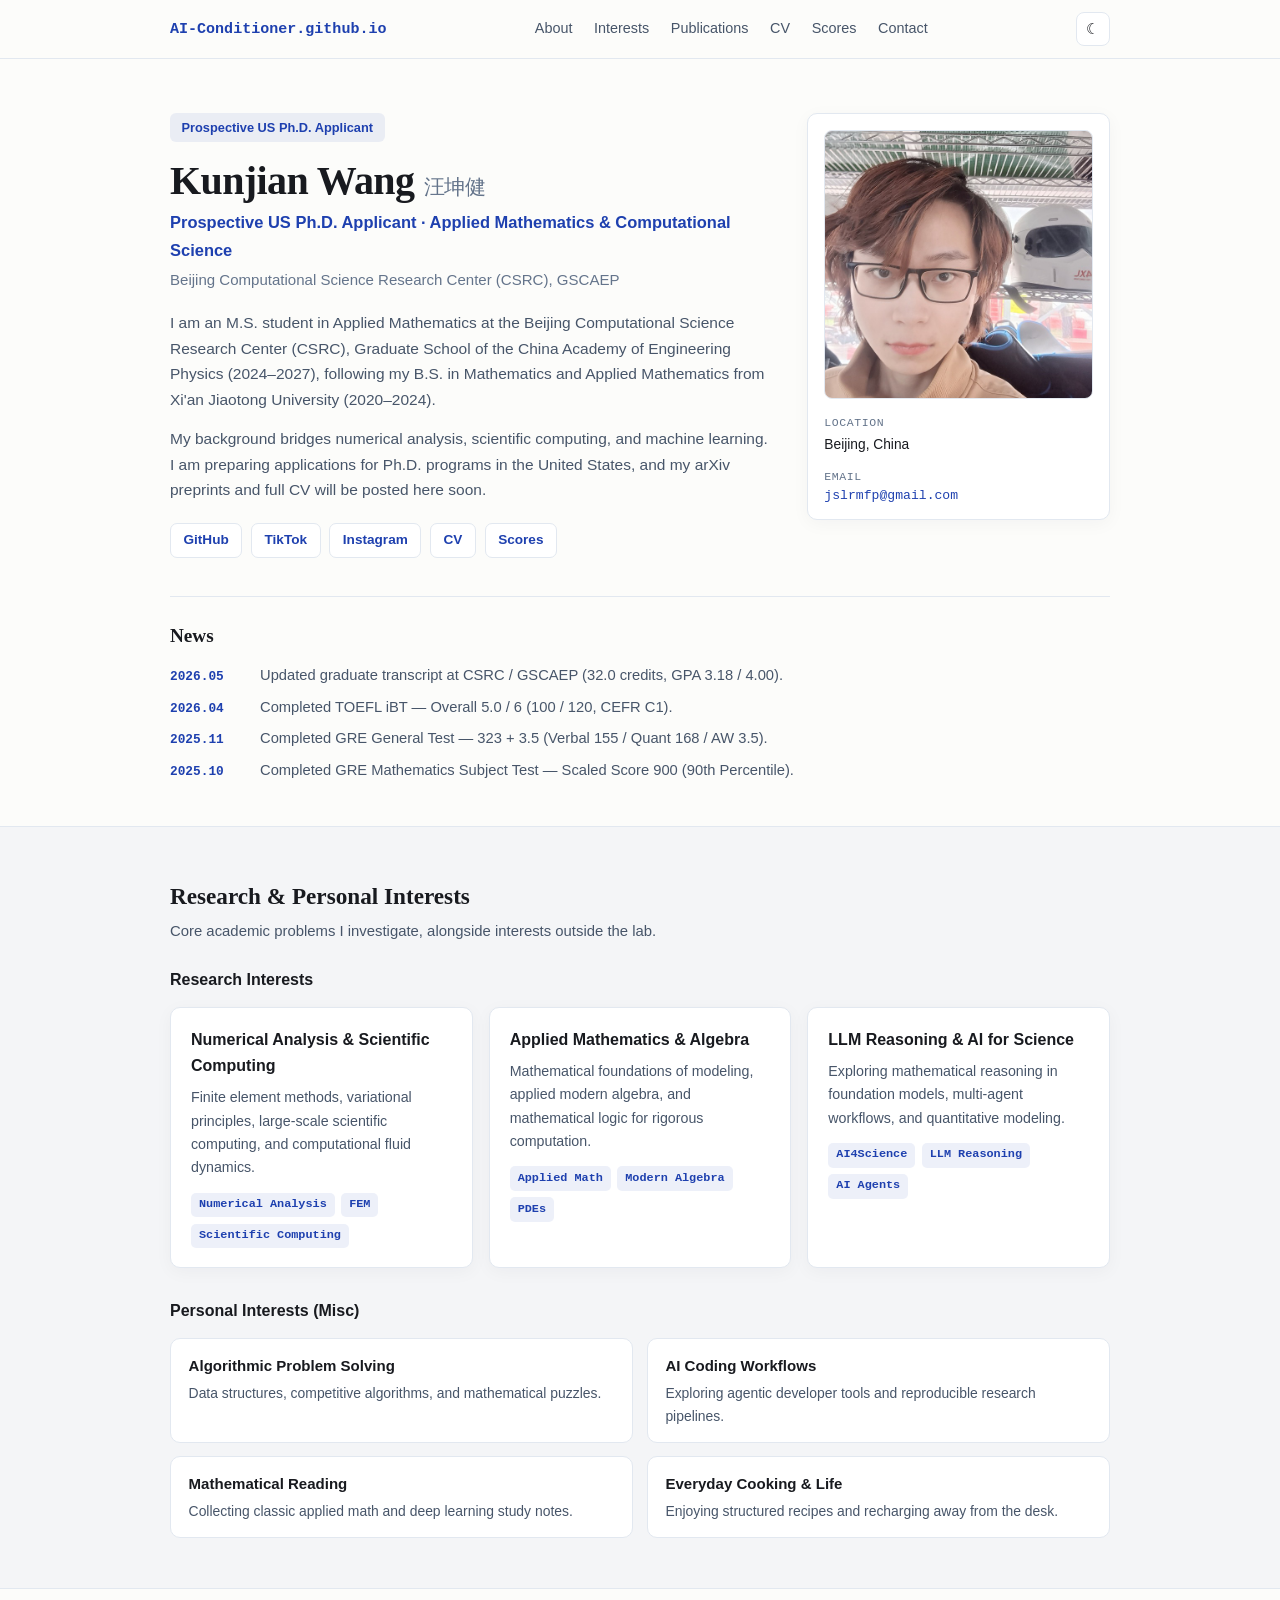
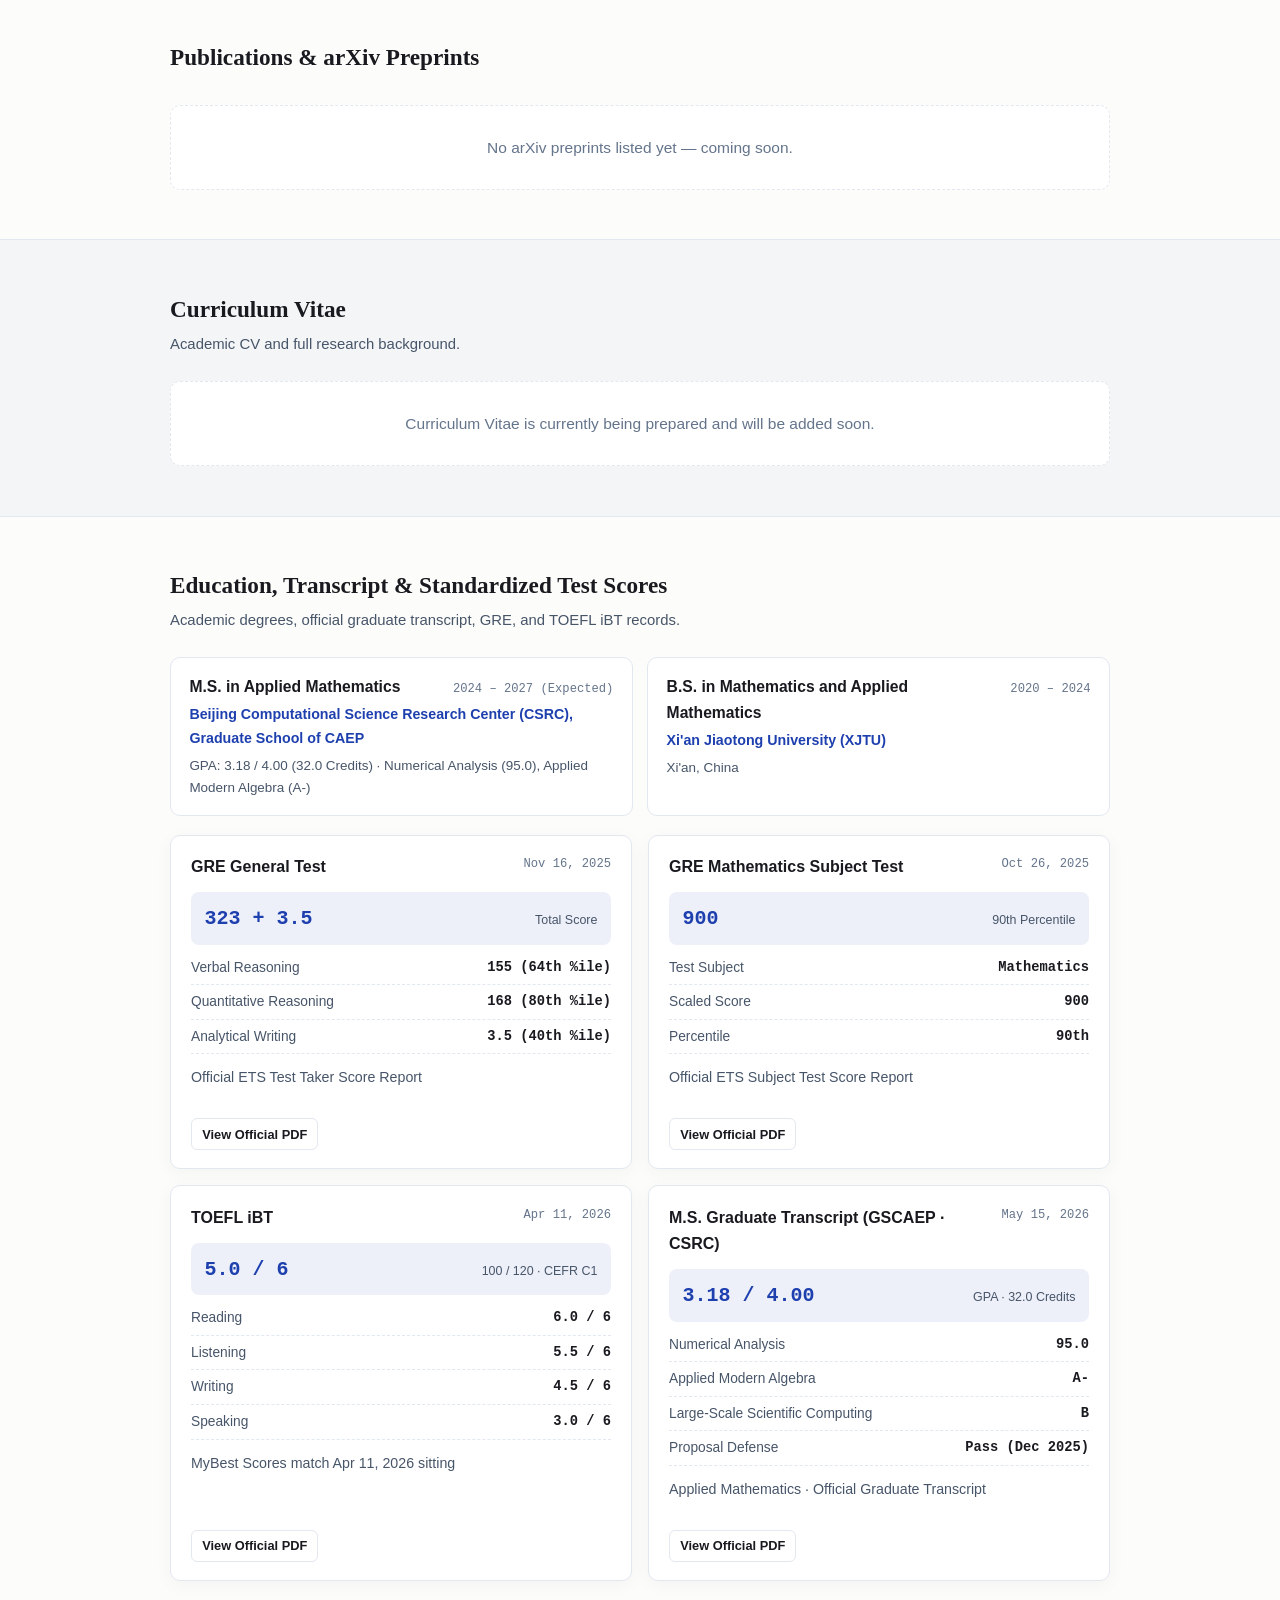
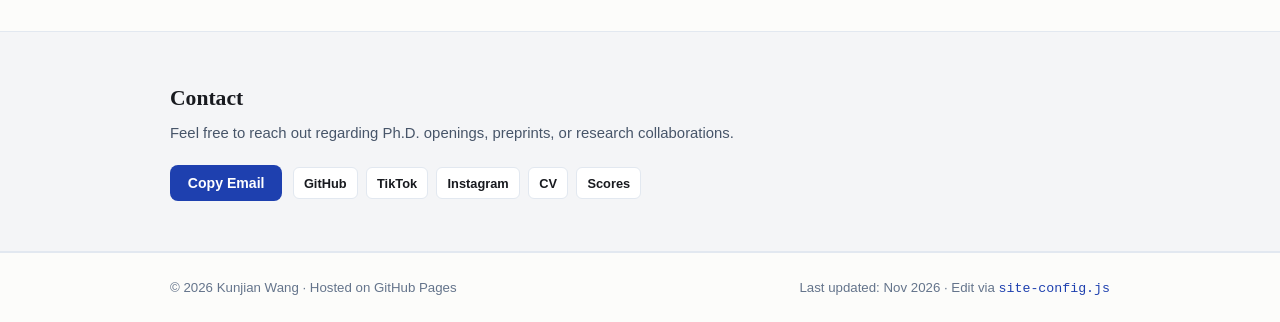
<file: index.html>
<!DOCTYPE html>
<html lang="en">
<head>
  <meta charset="UTF-8">
  <meta name="viewport" content="width=device-width, initial-scale=1.0">
  <meta name="description" content="Academic homepage featuring research interests, arXiv preprints, GRE/TOEFL scores, and personal interests.">
  <title>Kunjian Wang | Prospective Ph.D. Applicant</title>
  <link rel="icon" type="image/svg+xml" href="data:image/svg+xml,%3Csvg xmlns='http://www.w3.org/2000/svg' viewBox='0 0 64 64'%3E%3Crect width='64' height='64' rx='14' fill='%231e40af'/%3E%3Cpath d='M18 44L32 18L46 44H39L32 30L25 44H18Z' fill='%23ffffff'/%3E%3C/svg%3E">
  <script>
    (function () {
      try {
        var saved = localStorage.getItem('site-theme');
        var prefersDark = window.matchMedia && window.matchMedia('(prefers-color-scheme: dark)').matches;
        document.documentElement.dataset.theme = saved || (prefersDark ? 'dark' : 'light');
      } catch (e) {
        document.documentElement.dataset.theme = 'light';
      }
    })();
  </script>
  <link rel="stylesheet" href="./styles.css">
</head>
<body>
  <header class="site-header">
    <div class="container header-inner">
      <a class="brand" href="#about" id="brand-link">AI-Conditioner.github.io</a>

      <nav class="site-nav" id="site-nav" aria-label="Primary Navigation">
        <a href="#about" data-i18n="navAbout">About</a>
        <a href="#interests" data-i18n="navInterests">Interests</a>
        <a href="#papers" data-i18n="navPapers">Publications</a>
        <a href="#cv" data-i18n="navCv">CV</a>
        <a href="#scores" data-i18n="navScores">Scores</a>
        <a href="#contact" data-i18n="navContact">Contact</a>
      </nav>

      <div class="header-actions">
        <button type="button" class="icon-btn" id="theme-toggle" aria-label="Toggle color theme" title="Toggle color theme">
          <span id="theme-icon" aria-hidden="true"></span>
        </button>
        <button type="button" class="icon-btn menu-btn" id="menu-toggle" aria-label="Open menu" aria-expanded="false" aria-controls="site-nav">
          <span aria-hidden="true">☰</span>
        </button>
      </div>
    </div>
  </header>

  <main>
    <section id="about" class="hero-section">
      <div class="container">
        <div class="hero-grid">
          <div class="hero-main">
            <div class="status-pill" id="status-badge">Loading...</div>
            <h1 class="hero-title">
              <span id="profile-name">Your Name</span>
              <span class="hero-native" id="profile-native-name"></span>
            </h1>
            <p class="hero-headline" id="profile-headline"></p>
            <p class="hero-affiliation" id="profile-affiliation"></p>
            <div class="hero-bio" id="profile-bio"></div>

            <div class="hero-links" id="hero-links"></div>
          </div>

          <aside class="portrait-card" aria-label="Applicant Portrait and Summary">
            <div class="portrait-frame" id="portrait-frame"></div>
            <div class="portrait-meta">
              <div class="meta-row">
                <span class="meta-label" data-i18n="locationLabel">Location</span>
                <span class="meta-value" id="profile-location"></span>
              </div>
              <div class="meta-row">
                <span class="meta-label" data-i18n="emailLabel">Email</span>
                <button type="button" class="inline-copy-btn" id="hero-copy-email" title="Copy email address">
                  <span id="profile-email-text"></span>
                </button>
              </div>
              <div class="openalex-box" id="openalex-box" hidden>
                <span class="meta-label">OpenAlex Live Stats</span>
                <p class="openalex-text" id="openalex-stats"></p>
              </div>
            </div>
          </aside>
        </div>

        <div class="news-block">
          <h2 class="news-heading" data-i18n="newsHeading">News</h2>
          <ul class="news-list" id="news-list"></ul>
        </div>
      </div>
    </section>

    <section id="interests" class="section section-alt">
      <div class="container">
        <div class="section-head">
          <h2 data-i18n="interestsHeading">Research &amp; Personal Interests</h2>
          <p data-i18n="interestsSub">Core academic problems I investigate, alongside interests outside the lab.</p>
        </div>

        <h3 class="subsection-title" data-i18n="researchTitle">Research Interests</h3>
        <div class="card-grid cols-3" id="research-interests"></div>

        <h3 class="subsection-title personal-title" data-i18n="personalTitle">Personal Interests (Misc)</h3>
        <div class="personal-grid" id="personal-interests"></div>
      </div>
    </section>

    <section id="papers" class="section">
      <div class="container">
        <div class="section-head papers-head">
          <div>
            <h2 data-i18n="papersHeading">Publications &amp; arXiv Preprints</h2>
            <p data-i18n="papersSub">Filter by topic or keyword, inspect abstracts, open PDFs, or copy BibTeX.</p>
          </div>
          <div class="paper-controls">
            <label class="sr-only" for="paper-search">Search papers</label>
            <input type="search" id="paper-search" class="search-input" placeholder="Search title, author, or arXiv ID...">
          </div>
        </div>

        <div class="filter-bar" id="paper-filters" role="group" aria-label="Filter papers by topic"></div>
        <div class="paper-list" id="paper-list"></div>
      </div>
    </section>

    <section id="cv" class="section section-alt">
      <div class="container">
        <div class="section-head">
          <h2 data-i18n="cvHeading">Curriculum Vitae</h2>
          <p data-i18n="cvSub">Academic CV and full research background.</p>
        </div>
        <div id="cv-content"></div>
      </div>
    </section>

    <section id="scores" class="section">
      <div class="container">
        <div class="section-head">
          <h2 data-i18n="scoresHeading">Education, Transcript &amp; Standardized Test Scores</h2>
          <p data-i18n="scoresSub">Academic degrees, official graduate transcript, GRE, and TOEFL iBT records.</p>
        </div>

        <div class="education-grid" id="education-grid"></div>
        <div class="card-grid cols-2" id="score-grid"></div>
      </div>
    </section>

    <section id="contact" class="section section-alt">
      <div class="container contact-box">
        <div>
          <h2 data-i18n="contactHeading">Contact</h2>
          <p data-i18n="contactSub">Feel free to reach out regarding Ph.D. openings, preprints, or research collaborations.</p>
        </div>
        <div class="contact-actions">
          <button type="button" class="btn btn-primary" id="copy-email-btn" data-i18n="copyEmailBtn">Copy Email</button>
          <div class="social-links" id="social-links"></div>
        </div>
      </div>
    </section>
  </main>

  <footer class="site-footer">
    <div class="container footer-inner">
      <p>© <span id="footer-year"></span> <span id="footer-owner">Your Name</span> · Hosted on GitHub Pages</p>
      <p class="footer-tip">Last updated: <span id="footer-updated"></span> · Edit via <code>site-config.js</code></p>
    </div>
  </footer>

  <div class="modal-backdrop" id="bibtex-modal" role="dialog" aria-modal="true" aria-labelledby="modal-title" hidden>
    <div class="modal-panel">
      <div class="modal-header">
        <h3 id="modal-title">BibTeX Citation</h3>
        <button type="button" class="icon-btn" id="modal-close" aria-label="Close dialog">✕</button>
      </div>
      <p class="modal-paper-name" id="modal-paper-name"></p>
      <pre class="bibtex-code"><code id="modal-bibtex-text"></code></pre>
      <div class="modal-footer">
        <button type="button" class="btn btn-primary" id="modal-copy-btn" data-i18n="copyBibBtn">Copy BibTeX</button>
      </div>
    </div>
  </div>

  <div class="toast" id="toast" role="status" aria-live="polite" hidden></div>

  <script src="./site-config.js"></script>
  <script src="./script.js"></script>
</body>
</html>
</file>
<file: styles.css>
:root {
  --bg: #fcfcfa;
  --bg-alt: #f4f5f7;
  --surface: #ffffff;
  --ink: #181a1f;
  --ink-secondary: #475569;
  --ink-muted: #64748b;
  --border: #e2e8f0;
  --accent: #1e40af;
  --accent-hover: #1d4ed8;
  --accent-soft: rgba(30, 64, 175, 0.08);
  --shadow: 0 4px 18px rgba(15, 23, 42, 0.04);
  --radius: 10px;
  --font-serif: "Georgia", "Cambria", "Times New Roman", "Songti SC", "SimSun", serif;
  --font-sans: -apple-system, BlinkMacSystemFont, "Segoe UI", "PingFang SC", "Hiragino Sans GB", "Microsoft YaHei", sans-serif;
  --font-mono: "Cascadia Code", "JetBrains Mono", Consolas, Monaco, monospace;
}

[data-theme="dark"] {
  --bg: #0d1117;
  --bg-alt: #121821;
  --surface: #161b22;
  --ink: #e6edf3;
  --ink-secondary: #adbac7;
  --ink-muted: #8b949e;
  --border: #30363d;
  --accent: #60a5fa;
  --accent-hover: #93c5fd;
  --accent-soft: rgba(96, 165, 250, 0.12);
  --shadow: 0 8px 24px rgba(0, 0, 0, 0.35);
}

*,
*::before,
*::after {
  box-sizing: border-box;
}

html {
  scroll-behavior: smooth;
}

body {
  margin: 0;
  background-color: var(--bg);
  color: var(--ink);
  font-family: var(--font-sans);
  font-size: 15.5px;
  line-height: 1.65;
  -webkit-font-smoothing: antialiased;
  transition: background-color 0.2s ease, color 0.2s ease;
}

a {
  color: inherit;
  text-decoration: none;
}

code,
pre {
  font-family: var(--font-mono);
}

h1,
h2 {
  font-family: var(--font-serif);
  font-weight: 700;
}

.sr-only {
  position: absolute;
  width: 1px;
  height: 1px;
  padding: 0;
  margin: -1px;
  overflow: hidden;
  clip: rect(0, 0, 0, 0);
  border: 0;
}

.container {
  width: min(940px, calc(100% - 2rem));
  margin: 0 auto;
}

/* Header */
.site-header {
  position: sticky;
  top: 0;
  z-index: 20;
  background: color-mix(in srgb, var(--bg) 90%, transparent);
  backdrop-filter: blur(10px);
  border-bottom: 1px solid var(--border);
}

.header-inner {
  display: flex;
  align-items: center;
  justify-content: space-between;
  gap: 1rem;
  min-height: 58px;
}

.brand {
  font-family: var(--font-mono);
  font-weight: 700;
  font-size: 0.94rem;
  color: var(--accent);
}

.site-nav {
  display: flex;
  align-items: center;
  gap: 1.35rem;
}

.site-nav a {
  font-size: 0.9rem;
  color: var(--ink-secondary);
  font-weight: 500;
  transition: color 0.15s ease;
}

.site-nav a:hover {
  color: var(--accent);
}

.header-actions {
  display: flex;
  align-items: center;
  gap: 0.45rem;
}

.lang-btn,
.icon-btn {
  display: inline-flex;
  align-items: center;
  justify-content: center;
  height: 34px;
  border-radius: 8px;
  border: 1px solid var(--border);
  background: var(--surface);
  color: var(--ink);
  cursor: pointer;
  transition: border-color 0.15s ease, color 0.15s ease;
}

.lang-btn {
  padding: 0 0.68rem;
  font-size: 0.8rem;
  font-weight: 600;
}

.icon-btn {
  width: 34px;
  font-size: 0.95rem;
}

.lang-btn:hover,
.icon-btn:hover {
  border-color: var(--accent);
  color: var(--accent);
}

.menu-btn {
  display: none;
}

/* Hero (Jon Barron / al-folio inspired two-column layout) */
.hero-section {
  padding: 3.4rem 0 2.75rem;
}

.hero-grid {
  display: grid;
  grid-template-columns: 1.55fr 0.78fr;
  gap: 2.25rem;
  align-items: start;
}

.status-pill {
  display: inline-block;
  padding: 0.24rem 0.72rem;
  border-radius: 6px;
  background: var(--accent-soft);
  color: var(--accent);
  font-size: 0.8rem;
  font-weight: 600;
  margin-bottom: 0.9rem;
}

.hero-title {
  margin: 0 0 0.35rem;
  font-size: clamp(1.95rem, 3.8vw, 2.5rem);
  line-height: 1.18;
  letter-spacing: -0.015em;
  display: flex;
  flex-wrap: wrap;
  align-items: baseline;
  gap: 0.6rem;
}

.hero-native {
  font-family: var(--font-sans);
  font-size: 0.52em;
  font-weight: 500;
  color: var(--ink-muted);
}

.hero-headline {
  margin: 0 0 0.25rem;
  font-size: 1.03rem;
  font-weight: 600;
  color: var(--accent);
}

.hero-affiliation {
  margin: 0 0 1.1rem;
  font-size: 0.94rem;
  color: var(--ink-muted);
}

.hero-bio p {
  margin: 0 0 0.85rem;
  color: var(--ink-secondary);
}

.hero-links {
  display: flex;
  flex-wrap: wrap;
  gap: 0.55rem;
  margin-top: 1.25rem;
}

.link-pill {
  display: inline-flex;
  align-items: center;
  padding: 0.34rem 0.78rem;
  border-radius: 7px;
  border: 1px solid var(--border);
  background: var(--surface);
  color: var(--accent);
  font-size: 0.85rem;
  font-weight: 600;
  transition: border-color 0.15s ease, background-color 0.15s ease;
}

.link-pill:hover {
  border-color: var(--accent);
  background: var(--accent-soft);
}

/* Portrait Card */
.portrait-card {
  background: var(--surface);
  border: 1px solid var(--border);
  border-radius: var(--radius);
  padding: 1rem;
  box-shadow: var(--shadow);
}

.portrait-frame {
  width: 100%;
  aspect-ratio: 1 / 1;
  border-radius: 8px;
  overflow: hidden;
  border: 1px solid var(--border);
  background: linear-gradient(145deg, var(--accent-soft), var(--bg-alt));
  display: grid;
  place-items: center;
  margin-bottom: 0.9rem;
}

.portrait-frame img {
  width: 100%;
  height: 100%;
  object-fit: cover;
  display: block;
}

.portrait-monogram {
  font-family: var(--font-serif);
  font-size: 2.75rem;
  font-weight: 700;
  color: var(--accent);
  letter-spacing: 0.04em;
}

.portrait-meta {
  display: grid;
  gap: 0.65rem;
}

.meta-row {
  display: flex;
  flex-direction: column;
  gap: 0.1rem;
}

.meta-label {
  font-family: var(--font-mono);
  font-size: 0.72rem;
  text-transform: uppercase;
  letter-spacing: 0.05em;
  color: var(--ink-muted);
}

.meta-value {
  font-size: 0.86rem;
  color: var(--ink);
  font-weight: 500;
}

.inline-copy-btn {
  padding: 0;
  border: 0;
  background: transparent;
  color: var(--accent);
  font-family: var(--font-mono);
  font-size: 0.82rem;
  text-align: left;
  cursor: pointer;
  word-break: break-all;
}

.inline-copy-btn:hover {
  text-decoration: underline;
}

.openalex-box {
  padding-top: 0.55rem;
  border-top: 1px dashed var(--border);
}

.openalex-text {
  margin: 0.2rem 0 0;
  font-size: 0.82rem;
  color: var(--accent);
  font-weight: 600;
}

/* News */
.news-block {
  margin-top: 2.4rem;
  padding-top: 1.4rem;
  border-top: 1px solid var(--border);
}

.news-heading {
  margin: 0 0 0.75rem;
  font-size: 1.2rem;
}

.news-list {
  list-style: none;
  margin: 0;
  padding: 0;
  display: grid;
  gap: 0.45rem;
}

.news-item {
  display: grid;
  grid-template-columns: 78px 1fr;
  gap: 0.75rem;
  font-size: 0.92rem;
  align-items: baseline;
}

.news-date {
  font-family: var(--font-mono);
  font-size: 0.8rem;
  font-weight: 600;
  color: var(--accent);
}

.news-text {
  color: var(--ink-secondary);
}

/* Sections */
.section {
  padding: 3.1rem 0;
}

.section-alt {
  background: var(--bg-alt);
  border-top: 1px solid var(--border);
  border-bottom: 1px solid var(--border);
}

.section-head {
  margin-bottom: 1.5rem;
}

.section-head h2 {
  margin: 0 0 0.25rem;
  font-size: 1.45rem;
}

.section-head p {
  margin: 0;
  color: var(--ink-secondary);
  font-size: 0.93rem;
}

.subsection-title {
  margin: 0 0 0.85rem;
  font-size: 1rem;
  font-weight: 600;
  color: var(--ink);
}

.personal-title {
  margin-top: 1.9rem;
}

/* Grids & Cards */
.card-grid {
  display: grid;
  gap: 1rem;
}

.cols-2 {
  grid-template-columns: repeat(2, minmax(0, 1fr));
}

.cols-3 {
  grid-template-columns: repeat(3, minmax(0, 1fr));
}

.card {
  background: var(--surface);
  border: 1px solid var(--border);
  border-radius: var(--radius);
  padding: 1.15rem 1.25rem;
  box-shadow: var(--shadow);
}

.card h4 {
  margin: 0 0 0.4rem;
  font-size: 1rem;
}

.card p {
  margin: 0 0 0.8rem;
  font-size: 0.89rem;
  color: var(--ink-secondary);
}

.tag-row {
  display: flex;
  flex-wrap: wrap;
  gap: 0.4rem;
}

.tag {
  font-family: var(--font-mono);
  font-size: 0.74rem;
  padding: 0.16rem 0.5rem;
  border-radius: 5px;
  background: var(--accent-soft);
  color: var(--accent);
  font-weight: 600;
}

/* Personal Interests */
.personal-grid {
  display: grid;
  grid-template-columns: repeat(2, minmax(0, 1fr));
  gap: 0.85rem;
}

.personal-item {
  background: var(--surface);
  border: 1px solid var(--border);
  border-radius: var(--radius);
  padding: 0.9rem 1.1rem;
  display: flex;
  flex-direction: column;
  gap: 0.2rem;
}

.personal-name {
  font-weight: 600;
  font-size: 0.94rem;
}

.personal-detail {
  font-size: 0.87rem;
  color: var(--ink-secondary);
}

/* Buttons */
.btn {
  display: inline-flex;
  align-items: center;
  justify-content: center;
  padding: 0.55rem 1.05rem;
  border-radius: 8px;
  font-size: 0.88rem;
  font-weight: 600;
  border: 1px solid transparent;
  cursor: pointer;
  transition: background-color 0.15s ease, border-color 0.15s ease;
}

.btn-primary {
  background: var(--accent);
  color: #ffffff;
}

[data-theme="dark"] .btn-primary {
  color: #0b1220;
}

.btn-primary:hover {
  background: var(--accent-hover);
}

.btn-secondary {
  background: var(--surface);
  border-color: var(--border);
  color: var(--ink);
}

.btn-secondary:hover {
  border-color: var(--accent);
  color: var(--accent);
}

.btn-ghost {
  background: transparent;
  border-color: var(--border);
  color: var(--ink-secondary);
}

.btn-ghost:hover {
  color: var(--accent);
  border-color: var(--accent);
}

.btn-sm {
  padding: 0.26rem 0.64rem;
  font-size: 0.8rem;
  border-radius: 6px;
}

/* Papers (al-folio left-badge row style) */
.papers-head {
  display: flex;
  flex-wrap: wrap;
  justify-content: space-between;
  align-items: flex-end;
  gap: 1rem;
}

.paper-controls {
  min-width: min(280px, 100%);
}

.search-input {
  width: 100%;
  padding: 0.5rem 0.85rem;
  border-radius: 8px;
  border: 1px solid var(--border);
  background: var(--surface);
  color: var(--ink);
  font-family: inherit;
  font-size: 0.88rem;
}

.search-input:focus {
  outline: 2px solid var(--accent-soft);
  border-color: var(--accent);
}

.filter-bar {
  display: flex;
  flex-wrap: wrap;
  gap: 0.45rem;
  margin-bottom: 1.2rem;
}

.filter-btn {
  padding: 0.3rem 0.78rem;
  border-radius: 999px;
  border: 1px solid var(--border);
  background: var(--surface);
  color: var(--ink-secondary);
  font-size: 0.82rem;
  font-weight: 500;
  cursor: pointer;
}

.filter-btn.active,
.filter-btn:hover {
  background: var(--accent);
  border-color: var(--accent);
  color: #ffffff;
}

[data-theme="dark"] .filter-btn.active,
[data-theme="dark"] .filter-btn:hover {
  color: #0b1220;
}

.paper-list {
  display: grid;
  gap: 0.9rem;
}

.paper-row {
  background: var(--surface);
  border: 1px solid var(--border);
  border-radius: var(--radius);
  padding: 1.15rem 1.25rem;
  box-shadow: var(--shadow);
  display: grid;
  grid-template-columns: 108px 1fr;
  gap: 1.1rem;
  align-items: start;
}

.paper-left {
  display: flex;
  flex-direction: column;
  gap: 0.35rem;
}

.venue-badge {
  display: inline-block;
  text-align: center;
  font-family: var(--font-mono);
  font-size: 0.75rem;
  font-weight: 700;
  color: #ffffff;
  background: var(--accent);
  padding: 0.24rem 0.5rem;
  border-radius: 6px;
}

[data-theme="dark"] .venue-badge {
  color: #0b1220;
}

.topic-label {
  font-family: var(--font-mono);
  font-size: 0.72rem;
  color: var(--ink-muted);
  text-align: center;
}

.paper-title {
  margin: 0 0 0.28rem;
  font-size: 1.04rem;
  font-weight: 600;
  line-height: 1.38;
}

.paper-title a:hover {
  color: var(--accent);
  text-decoration: underline;
}

.paper-authors {
  margin: 0 0 0.25rem;
  font-size: 0.9rem;
  color: var(--ink-secondary);
}

.author-highlight {
  color: var(--ink);
  font-weight: 700;
  text-decoration: underline;
  text-decoration-color: var(--accent);
  text-underline-offset: 3px;
}

.paper-venue-line {
  margin: 0 0 0.45rem;
  font-size: 0.84rem;
  font-style: italic;
  color: var(--ink-muted);
}

.paper-tldr {
  margin: 0 0 0.75rem;
  font-size: 0.87rem;
  color: var(--ink-secondary);
}

.paper-actions {
  display: flex;
  flex-wrap: wrap;
  gap: 0.45rem;
}

.paper-abstract {
  margin-top: 0.8rem;
  padding: 0.8rem 0.95rem;
  border-radius: 8px;
  background: var(--bg-alt);
  border: 1px solid var(--border);
  font-size: 0.87rem;
  color: var(--ink-secondary);
}

.empty-state {
  padding: 1.8rem;
  text-align: center;
  background: var(--surface);
  border: 1px dashed var(--border);
  border-radius: var(--radius);
  color: var(--ink-muted);
}

/* Education & Scores */
.education-grid {
  display: grid;
  grid-template-columns: repeat(2, minmax(0, 1fr));
  gap: 0.9rem;
  margin-bottom: 1.15rem;
}

.edu-card {
  background: var(--surface);
  border: 1px solid var(--border);
  border-radius: var(--radius);
  padding: 1rem 1.15rem;
}

.edu-top {
  display: flex;
  justify-content: space-between;
  align-items: baseline;
  gap: 0.75rem;
}

.edu-degree {
  margin: 0;
  font-size: 0.98rem;
  font-weight: 600;
}

.edu-period {
  font-family: var(--font-mono);
  font-size: 0.76rem;
  color: var(--ink-muted);
  white-space: nowrap;
}

.edu-inst {
  margin: 0.2rem 0 0.3rem;
  font-size: 0.89rem;
  color: var(--accent);
  font-weight: 600;
}

.edu-detail {
  margin: 0;
  font-size: 0.84rem;
  color: var(--ink-secondary);
}

.score-card {
  display: flex;
  flex-direction: column;
  gap: 0.75rem;
}

.score-top {
  display: flex;
  justify-content: space-between;
  align-items: flex-start;
  gap: 0.5rem;
}

.score-name {
  margin: 0;
  font-size: 1rem;
}

.score-date {
  font-family: var(--font-mono);
  font-size: 0.76rem;
  color: var(--ink-muted);
  white-space: nowrap;
}

.score-overall {
  padding: 0.6rem 0.85rem;
  border-radius: 8px;
  background: var(--accent-soft);
  display: flex;
  align-items: baseline;
  justify-content: space-between;
  gap: 0.5rem;
}

.score-number {
  font-family: var(--font-mono);
  font-variant-numeric: tabular-nums;
  font-size: 1.25rem;
  font-weight: 700;
  color: var(--accent);
}

.score-label {
  font-size: 0.78rem;
  color: var(--ink-secondary);
}

.score-breakdown {
  margin: 0;
  display: grid;
  gap: 0.38rem;
}

.score-row {
  display: flex;
  justify-content: space-between;
  font-size: 0.86rem;
  padding-bottom: 0.3rem;
  border-bottom: 1px dashed var(--border);
}

.score-row dt {
  color: var(--ink-secondary);
}

.score-row dd {
  margin: 0;
  font-family: var(--font-mono);
  font-variant-numeric: tabular-nums;
  font-weight: 600;
}

.score-note {
  margin: 0;
  font-size: 0.8rem;
  color: var(--ink-muted);
}

.score-actions {
  margin-top: auto;
  padding-top: 0.25rem;
  display: flex;
  flex-wrap: wrap;
  gap: 0.45rem;
}

/* Contact & Footer */
.contact-box {
  display: flex;
  flex-wrap: wrap;
  justify-content: space-between;
  align-items: center;
  gap: 1.25rem;
}

.contact-box h2 {
  margin: 0 0 0.25rem;
  font-size: 1.35rem;
}

.contact-box p {
  margin: 0;
  color: var(--ink-secondary);
  font-size: 0.93rem;
}

.contact-actions {
  display: flex;
  flex-wrap: wrap;
  align-items: center;
  gap: 0.65rem;
}

.social-links {
  display: flex;
  flex-wrap: wrap;
  gap: 0.5rem;
}

.site-footer {
  padding: 1.5rem 0;
  border-top: 1px solid var(--border);
  font-size: 0.83rem;
  color: var(--ink-muted);
}

.footer-inner {
  display: flex;
  flex-wrap: wrap;
  justify-content: space-between;
  gap: 0.75rem;
}

.footer-inner p {
  margin: 0;
}

.footer-tip code {
  color: var(--accent);
}

/* Modal */
.modal-backdrop {
  position: fixed;
  inset: 0;
  z-index: 50;
  background: rgba(15, 23, 42, 0.55);
  display: flex;
  align-items: center;
  justify-content: center;
  padding: 1rem;
}

.modal-backdrop[hidden] {
  display: none;
}

.modal-panel {
  width: min(600px, 100%);
  background: var(--surface);
  border: 1px solid var(--border);
  border-radius: var(--radius);
  padding: 1.3rem;
  box-shadow: var(--shadow);
}

.modal-header {
  display: flex;
  justify-content: space-between;
  align-items: center;
  margin-bottom: 0.65rem;
}

.modal-header h3 {
  margin: 0;
}

.modal-paper-name {
  margin: 0 0 0.65rem;
  font-size: 0.88rem;
  color: var(--ink-secondary);
}

.bibtex-code {
  margin: 0 0 0.9rem;
  padding: 0.9rem;
  border-radius: 8px;
  background: var(--bg-alt);
  border: 1px solid var(--border);
  overflow-x: auto;
  font-size: 0.82rem;
  line-height: 1.5;
}

.modal-footer {
  display: flex;
  justify-content: flex-end;
}

/* Toast */
.toast {
  position: fixed;
  bottom: 1.4rem;
  right: 1.4rem;
  z-index: 60;
  padding: 0.65rem 1rem;
  border-radius: 8px;
  background: var(--ink);
  color: var(--bg);
  font-size: 0.85rem;
  font-weight: 500;
  box-shadow: var(--shadow);
}

/* 404 */
.notfound-wrap {
  min-height: 100vh;
  display: grid;
  place-items: center;
  padding: 2rem 1rem;
  text-align: center;
}

.notfound-code {
  margin: 0;
  font-family: var(--font-mono);
  font-size: clamp(3.5rem, 10vw, 5.5rem);
  font-weight: 700;
  color: var(--accent);
  line-height: 1;
}

/* Responsive */
@media (max-width: 860px) {
  .hero-grid,
  .cols-2,
  .cols-3,
  .education-grid {
    grid-template-columns: 1fr;
  }

  .portrait-card {
    max-width: 280px;
  }
}

@media (max-width: 680px) {
  .menu-btn {
    display: inline-flex;
  }

  .site-nav {
    display: none;
    position: absolute;
    top: 58px;
    left: 0;
    right: 0;
    flex-direction: column;
    align-items: flex-start;
    gap: 0.2rem;
    padding: 0.7rem 1rem 0.9rem;
    background: var(--bg);
    border-bottom: 1px solid var(--border);
  }

  .site-nav.open {
    display: flex;
  }

  .site-nav a {
    width: 100%;
    padding: 0.4rem 0;
  }

  .personal-grid,
  .paper-row,
  .news-item {
    grid-template-columns: 1fr;
  }

  .paper-left {
    flex-direction: row;
    align-items: center;
  }
}
</file>
